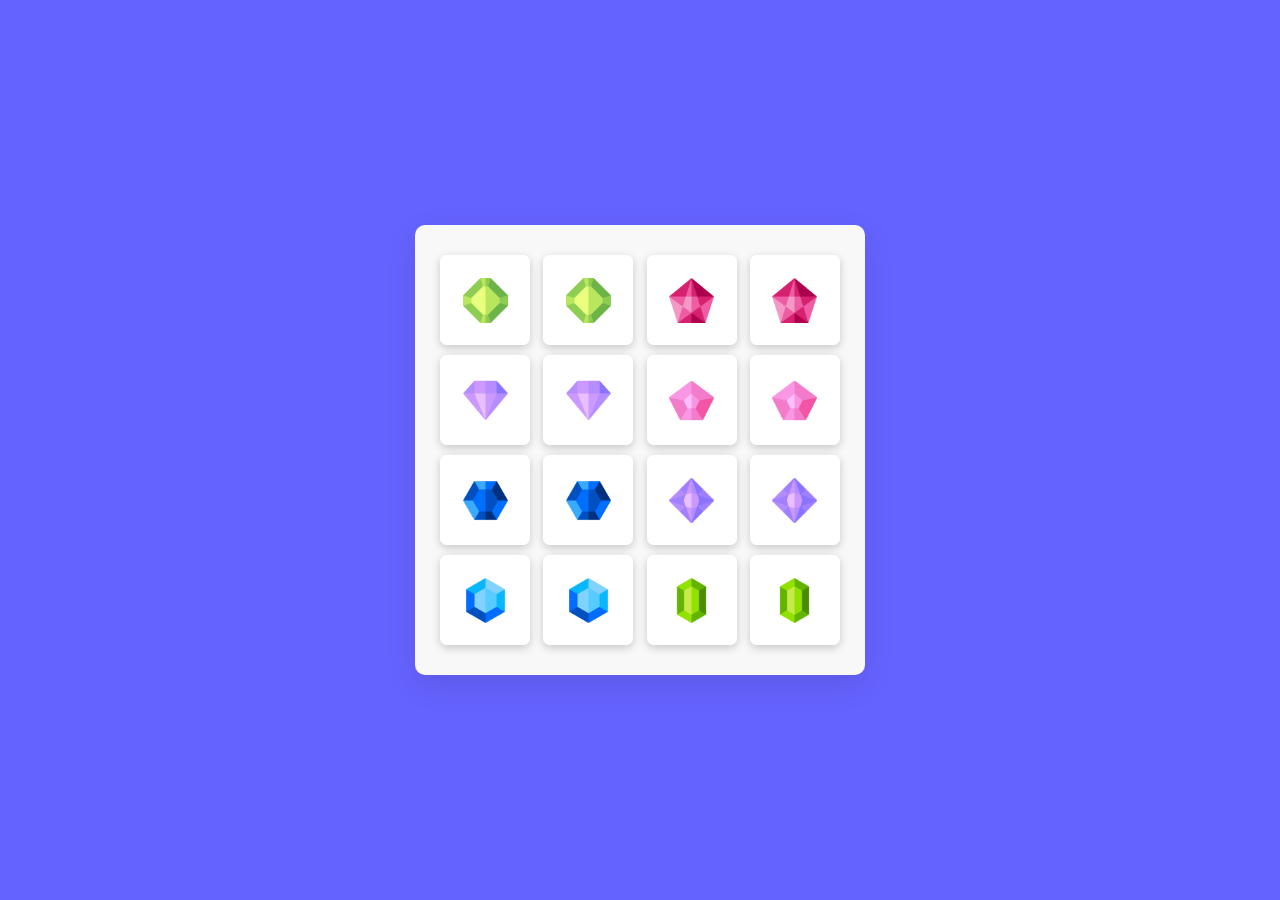
<file: index.html>
<!DOCTYPE html>
<html lang="en">
  <head>
    <meta charset="utf-8" />
    <meta name="viewport" content="width=device-width, initial-scale=1" />
    <title>Memory Card Game</title>
    <link rel="stylesheet" href="./style.css" />
  </head>
  <body>
    <div class="game-board">
      <ul class="cards">
        <li class="card">
          <div class="view front-view">
            <img src="images/que_icon.svg" alt="icon">
          </div>
          <div class="view back-view">
            <img src="images/img-1.png" alt="card-img">
          </div>
        </li>
        <li class="card">
          <div class="view front-view">
            <img src="images/que_icon.svg" alt="icon">
          </div>
          <div class="view back-view">
            <img src="images/img-1.png" alt="card-img">
          </div>
        </li>
        <li class="card">
          <div class="view front-view">
            <img src="images/que_icon.svg" alt="icon">
          </div>
          <div class="view back-view">
            <img src="images/img-2.png" alt="card-img">
          </div>
        </li>
        <li class="card">
          <div class="view front-view">
            <img src="images/que_icon.svg" alt="icon">
          </div>
          <div class="view back-view">
            <img src="images/img-2.png" alt="card-img">
          </div>
        </li>
        <li class="card">
          <div class="view front-view">
            <img src="images/que_icon.svg" alt="icon">
          </div>
          <div class="view back-view">
            <img src="images/img-3.png" alt="card-img">
          </div>
        </li>
        <li class="card">
          <div class="view front-view">
            <img src="images/que_icon.svg" alt="icon">
          </div>
          <div class="view back-view">
            <img src="images/img-3.png" alt="card-img">
          </div>
        </li>
        <li class="card">
          <div class="view front-view">
            <img src="images/que_icon.svg" alt="icon">
          </div>
          <div class="view back-view">
            <img src="images/img-4.png" alt="card-img">
          </div>
        </li>
        <li class="card">
          <div class="view front-view">
            <img src="images/que_icon.svg" alt="icon">
          </div>
          <div class="view back-view">
            <img src="images/img-4.png" alt="card-img">
          </div>
        </li>
        <li class="card">
          <div class="view front-view">
            <img src="images/que_icon.svg" alt="icon">
          </div>
          <div class="view back-view">
            <img src="images/img-5.png" alt="card-img">
          </div>
        </li>
        <li class="card">
          <div class="view front-view">
            <img src="images/que_icon.svg" alt="icon">
          </div>
          <div class="view back-view">
            <img src="images/img-5.png" alt="card-img">
          </div>
        </li>
        <li class="card">
          <div class="view front-view">
            <img src="images/que_icon.svg" alt="icon">
          </div>
          <div class="view back-view">
            <img src="images/img-6.png" alt="card-img">
          </div>
        </li>
        <li class="card">
          <div class="view front-view">
            <img src="images/que_icon.svg" alt="icon">
          </div>
          <div class="view back-view">
            <img src="images/img-6.png" alt="card-img">
          </div>
        </li>
        <li class="card">
          <div class="view front-view">
            <img src="images/que_icon.svg" alt="icon">
          </div>
          <div class="view back-view">
            <img src="images/img-7.png" alt="card-img">
          </div>
        </li>
        <li class="card">
          <div class="view front-view">
            <img src="images/que_icon.svg" alt="icon">
          </div>
          <div class="view back-view">
            <img src="images/img-7.png" alt="card-img">
          </div>
        </li>
        <li class="card">
          <div class="view front-view">
            <img src="images/que_icon.svg" alt="icon">
          </div>
          <div class="view back-view">
            <img src="images/img-8.png" alt="card-img">
          </div>
        </li>
        <li class="card">
          <div class="view front-view">
            <img src="images/que_icon.svg" alt="icon">
          </div>
          <div class="view back-view">
            <img src="images/img-8.png" alt="card-img">
          </div>
        </li>
      </ul>
    </div>
  </body>
</html>
</file>
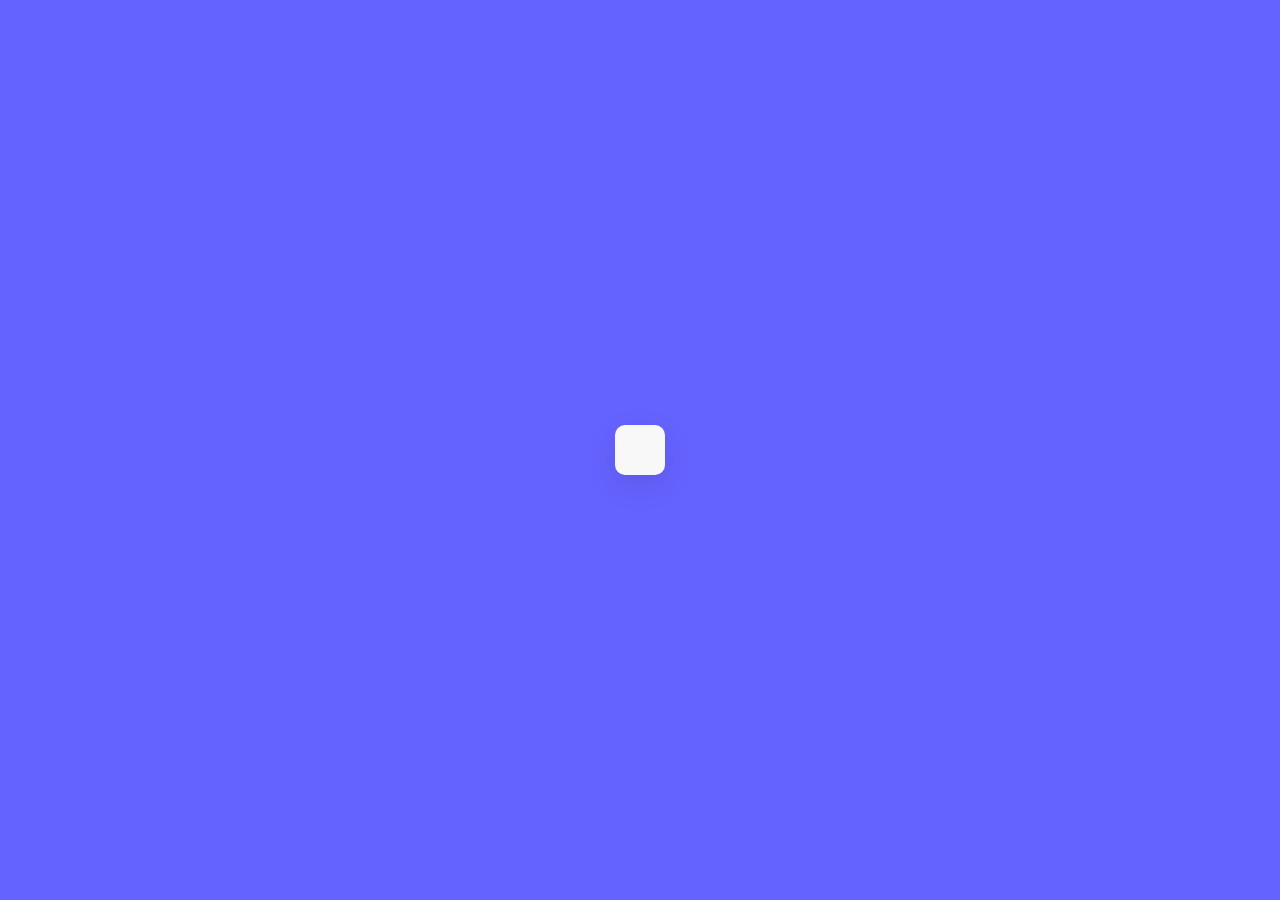
<file: step-1/index.html>
<!DOCTYPE html>
<html lang="en">
  <head>
    <meta charset="utf-8" />
    <meta name="viewport" content="width=device-width, initial-scale=1" />
    <title>Memory Card Game</title>
    <link rel="stylesheet" href="./style.css" />
  </head>
  <body>
    <div class="game-board">

    </div>
  </body>
</html>
</file>
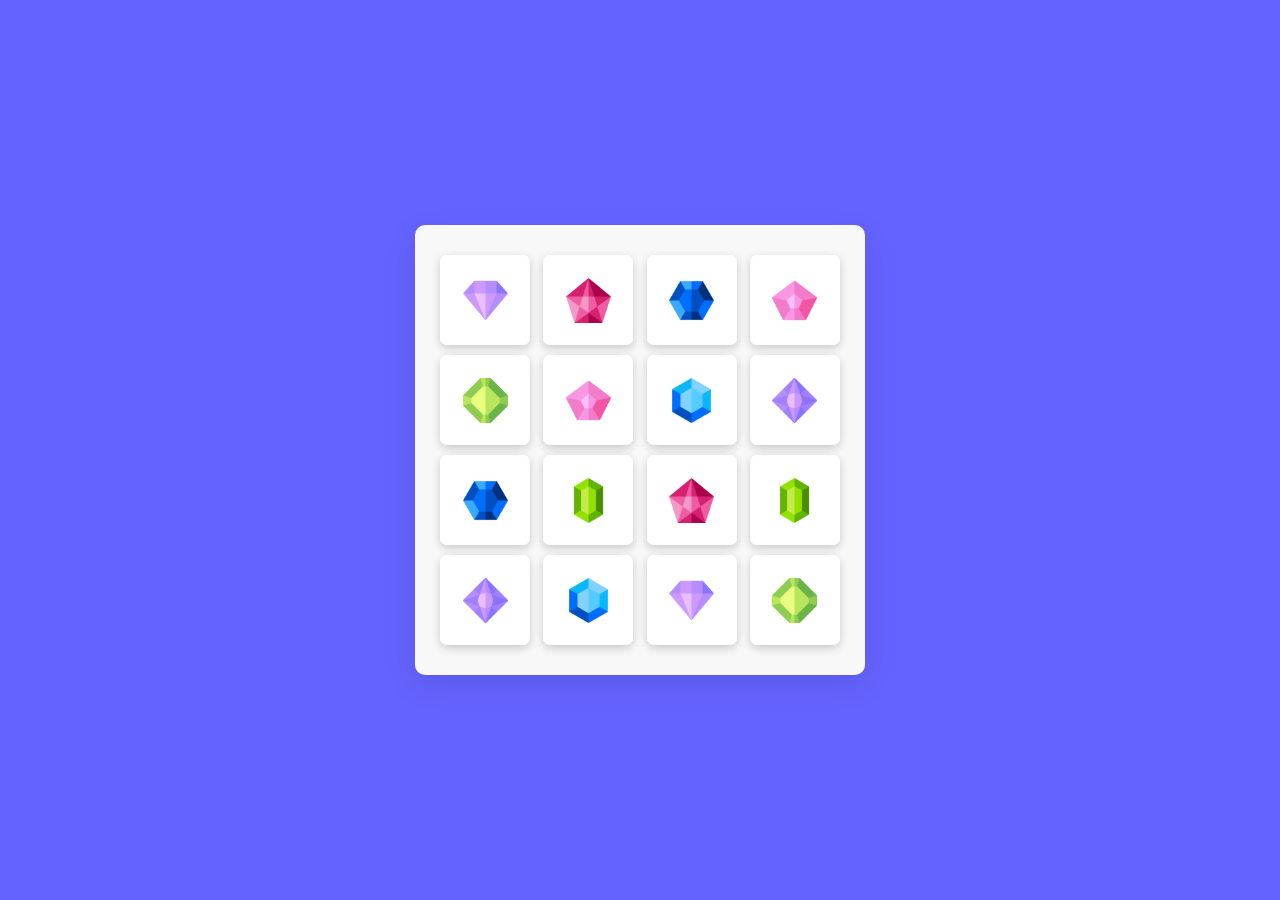
<file: step-2/index.html>
<!DOCTYPE html>
<html lang="en">
  <head>
    <meta charset="utf-8" />
    <meta name="viewport" content="width=device-width, initial-scale=1" />
    <title>Memory Card Game</title>
    <link rel="stylesheet" href="./style.css" />
    <script src="./script.js" defer></script>
  </head>
  <body>
    <div class="game-board">
      <ul class="cards">
        <li class="card">
          <div class="view front-view">
            <img src="images/que_icon.svg" alt="icon">
          </div>
          <div class="view back-view">
            <img src="images/img-1.png" alt="card-img">
          </div>
        </li>
        <li class="card">
          <div class="view front-view">
            <img src="images/que_icon.svg" alt="icon">
          </div>
          <div class="view back-view">
            <img src="images/img-1.png" alt="card-img">
          </div>
        </li>
        <li class="card">
          <div class="view front-view">
            <img src="images/que_icon.svg" alt="icon">
          </div>
          <div class="view back-view">
            <img src="images/img-2.png" alt="card-img">
          </div>
        </li>
        <li class="card">
          <div class="view front-view">
            <img src="images/que_icon.svg" alt="icon">
          </div>
          <div class="view back-view">
            <img src="images/img-2.png" alt="card-img">
          </div>
        </li>
        <li class="card">
          <div class="view front-view">
            <img src="images/que_icon.svg" alt="icon">
          </div>
          <div class="view back-view">
            <img src="images/img-3.png" alt="card-img">
          </div>
        </li>
        <li class="card">
          <div class="view front-view">
            <img src="images/que_icon.svg" alt="icon">
          </div>
          <div class="view back-view">
            <img src="images/img-3.png" alt="card-img">
          </div>
        </li>
        <li class="card">
          <div class="view front-view">
            <img src="images/que_icon.svg" alt="icon">
          </div>
          <div class="view back-view">
            <img src="images/img-4.png" alt="card-img">
          </div>
        </li>
        <li class="card">
          <div class="view front-view">
            <img src="images/que_icon.svg" alt="icon">
          </div>
          <div class="view back-view">
            <img src="images/img-4.png" alt="card-img">
          </div>
        </li>
        <li class="card">
          <div class="view front-view">
            <img src="images/que_icon.svg" alt="icon">
          </div>
          <div class="view back-view">
            <img src="images/img-5.png" alt="card-img">
          </div>
        </li>
        <li class="card">
          <div class="view front-view">
            <img src="images/que_icon.svg" alt="icon">
          </div>
          <div class="view back-view">
            <img src="images/img-5.png" alt="card-img">
          </div>
        </li>
        <li class="card">
          <div class="view front-view">
            <img src="images/que_icon.svg" alt="icon">
          </div>
          <div class="view back-view">
            <img src="images/img-6.png" alt="card-img">
          </div>
        </li>
        <li class="card">
          <div class="view front-view">
            <img src="images/que_icon.svg" alt="icon">
          </div>
          <div class="view back-view">
            <img src="images/img-6.png" alt="card-img">
          </div>
        </li>
        <li class="card">
          <div class="view front-view">
            <img src="images/que_icon.svg" alt="icon">
          </div>
          <div class="view back-view">
            <img src="images/img-7.png" alt="card-img">
          </div>
        </li>
        <li class="card">
          <div class="view front-view">
            <img src="images/que_icon.svg" alt="icon">
          </div>
          <div class="view back-view">
            <img src="images/img-7.png" alt="card-img">
          </div>
        </li>
        <li class="card">
          <div class="view front-view">
            <img src="images/que_icon.svg" alt="icon">
          </div>
          <div class="view back-view">
            <img src="images/img-8.png" alt="card-img">
          </div>
        </li>
        <li class="card">
          <div class="view front-view">
            <img src="images/que_icon.svg" alt="icon">
          </div>
          <div class="view back-view">
            <img src="images/img-8.png" alt="card-img">
          </div>
        </li>
      </ul>
    </div>
  </body>
</html>
</file>
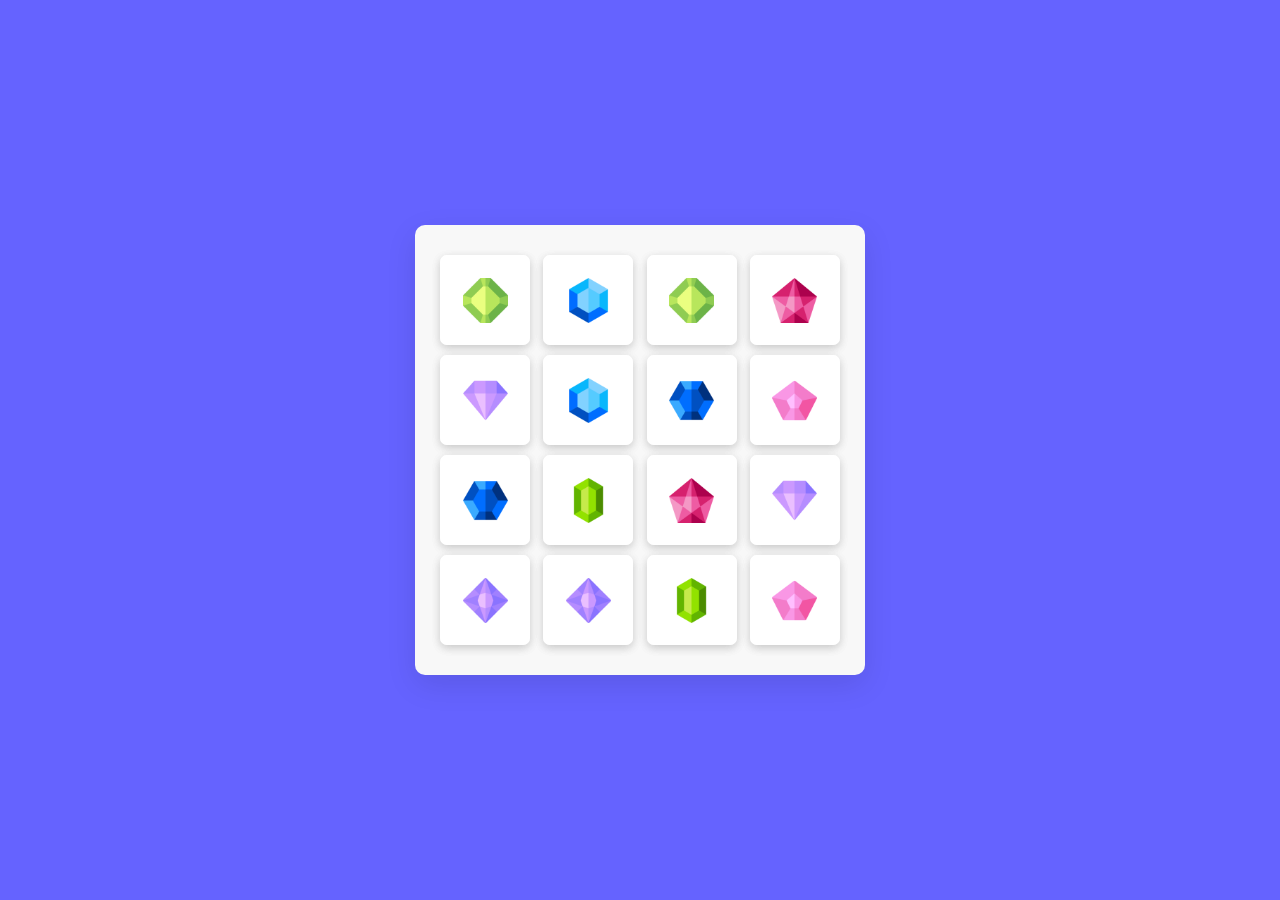
<file: step-3/index.html>
<!DOCTYPE html>
<html lang="en">
  <head>
    <meta charset="utf-8" />
    <meta name="viewport" content="width=device-width, initial-scale=1" />
    <title>Memory Card Game</title>
    <link rel="stylesheet" href="./style.css" />
    <script src="./script.js" defer></script>
  </head>
  <body>
    <div class="game-board">
      <ul class="cards">
        <li class="card">
          <div class="view front-view">
            <img src="images/que_icon.svg" alt="icon">
          </div>
          <div class="view back-view">
            <img src="images/img-1.png" alt="card-img">
          </div>
        </li>
        
        <li class="card">
          <div class="view front-view">
            <img src="images/que_icon.svg" alt="icon">
          </div>
          <div class="view back-view">
            <img src="images/img-1.png" alt="card-img">
          </div>
        </li>
        <li class="card">
          <div class="view front-view">
            <img src="images/que_icon.svg" alt="icon">
          </div>
          <div class="view back-view">
            <img src="images/img-2.png" alt="card-img">
          </div>
        </li>
        <li class="card">
          <div class="view front-view">
            <img src="images/que_icon.svg" alt="icon">
          </div>
          <div class="view back-view">
            <img src="images/img-2.png" alt="card-img">
          </div>
        </li>
        <li class="card">
          <div class="view front-view">
            <img src="images/que_icon.svg" alt="icon">
          </div>
          <div class="view back-view">
            <img src="images/img-3.png" alt="card-img">
          </div>
        </li>
        <li class="card">
          <div class="view front-view">
            <img src="images/que_icon.svg" alt="icon">
          </div>
          <div class="view back-view">
            <img src="images/img-3.png" alt="card-img">
          </div>
        </li>
        <li class="card">
          <div class="view front-view">
            <img src="images/que_icon.svg" alt="icon">
          </div>
          <div class="view back-view">
            <img src="images/img-4.png" alt="card-img">
          </div>
        </li>
        <li class="card">
          <div class="view front-view">
            <img src="images/que_icon.svg" alt="icon">
          </div>
          <div class="view back-view">
            <img src="images/img-4.png" alt="card-img">
          </div>
        </li>
        <li class="card">
          <div class="view front-view">
            <img src="images/que_icon.svg" alt="icon">
          </div>
          <div class="view back-view">
            <img src="images/img-5.png" alt="card-img">
          </div>
        </li>
        <li class="card">
          <div class="view front-view">
            <img src="images/que_icon.svg" alt="icon">
          </div>
          <div class="view back-view">
            <img src="images/img-5.png" alt="card-img">
          </div>
        </li>
        <li class="card">
          <div class="view front-view">
            <img src="images/que_icon.svg" alt="icon">
          </div>
          <div class="view back-view">
            <img src="images/img-6.png" alt="card-img">
          </div>
        </li>
        <li class="card">
          <div class="view front-view">
            <img src="images/que_icon.svg" alt="icon">
          </div>
          <div class="view back-view">
            <img src="images/img-6.png" alt="card-img">
          </div>
        </li>
        <li class="card">
          <div class="view front-view">
            <img src="images/que_icon.svg" alt="icon">
          </div>
          <div class="view back-view">
            <img src="images/img-7.png" alt="card-img">
          </div>
        </li>
        <li class="card">
          <div class="view front-view">
            <img src="images/que_icon.svg" alt="icon">
          </div>
          <div class="view back-view">
            <img src="images/img-7.png" alt="card-img">
          </div>
        </li>
        <li class="card">
          <div class="view front-view">
            <img src="images/que_icon.svg" alt="icon">
          </div>
          <div class="view back-view">
            <img src="images/img-8.png" alt="card-img">
          </div>
        </li>
        <li class="card">
          <div class="view front-view">
            <img src="images/que_icon.svg" alt="icon">
          </div>
          <div class="view back-view">
            <img src="images/img-8.png" alt="card-img">
          </div>
        </li>
        
      </ul>
    </div>
  </body>
</html>
</file>
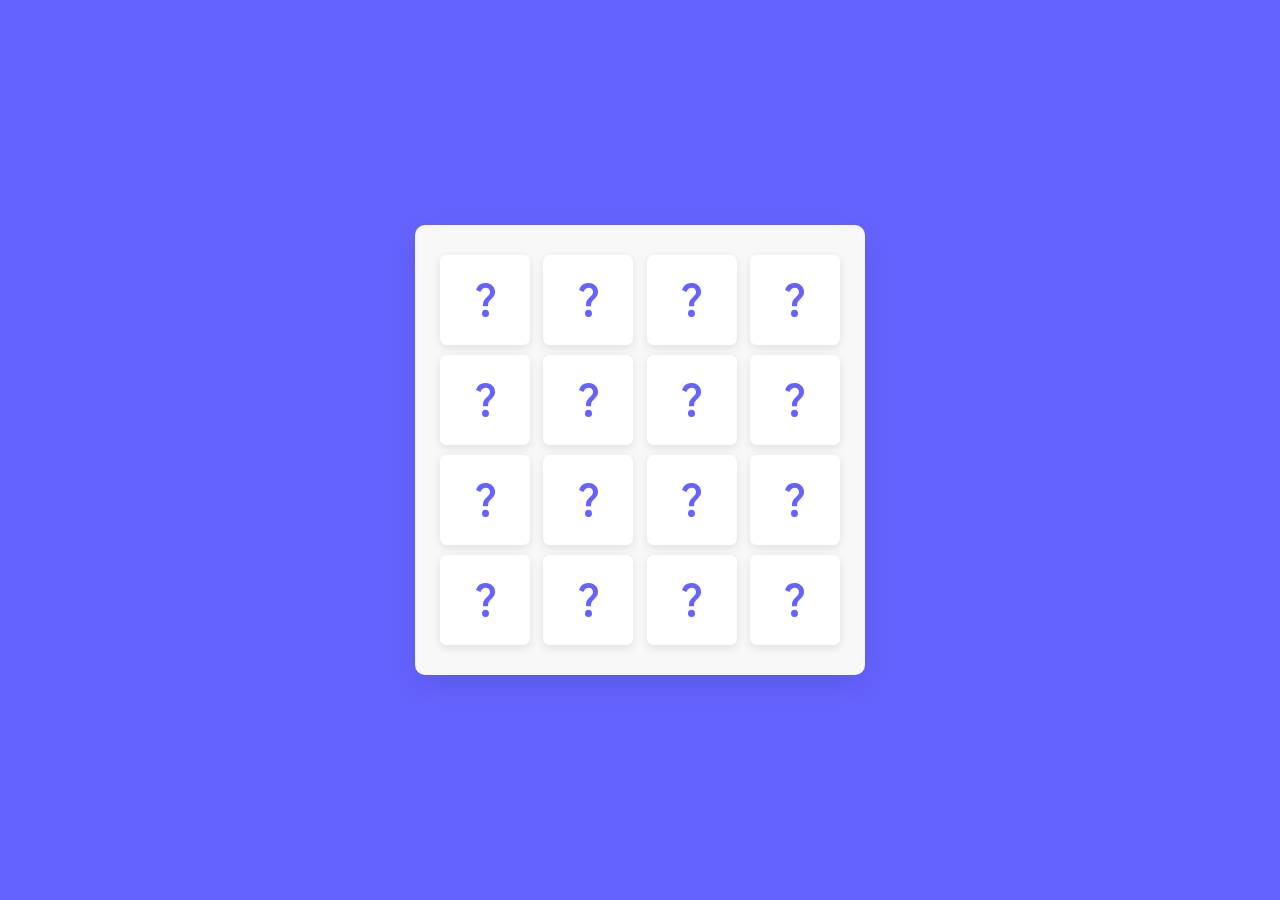
<file: step-6/index.html>
<!DOCTYPE html>
<html lang="en">
  <head>
    <meta charset="utf-8" />
    <meta name="viewport" content="width=device-width, initial-scale=1" />
    <title>Memory Card Game</title>
    <link rel="stylesheet" href="./style.css" />
    <script src="./script.js" defer></script>
  </head>
  <body>
    <div class="game-board">
      <ul class="cards">
        <li class="card">
          <div class="view front-view">
            <img src="images/que_icon.svg" alt="icon">
          </div>
          <div class="view back-view">
            <img src="images/img-1.png" alt="card-img">
          </div>
        </li>
        <!-- # -->
        <li class="card">
          <div class="view front-view">
            <img src="images/que_icon.svg" alt="icon">
          </div>
          <div class="view back-view">
            <img src="images/img-1.png" alt="card-img">
          </div>
        </li>
        <li class="card">
          <div class="view front-view">
            <img src="images/que_icon.svg" alt="icon">
          </div>
          <div class="view back-view">
            <img src="images/img-2.png" alt="card-img">
          </div>
        </li>
        <li class="card">
          <div class="view front-view">
            <img src="images/que_icon.svg" alt="icon">
          </div>
          <div class="view back-view">
            <img src="images/img-2.png" alt="card-img">
          </div>
        </li>
        <li class="card">
          <div class="view front-view">
            <img src="images/que_icon.svg" alt="icon">
          </div>
          <div class="view back-view">
            <img src="images/img-3.png" alt="card-img">
          </div>
        </li>
        <li class="card">
          <div class="view front-view">
            <img src="images/que_icon.svg" alt="icon">
          </div>
          <div class="view back-view">
            <img src="images/img-3.png" alt="card-img">
          </div>
        </li>
        <li class="card">
          <div class="view front-view">
            <img src="images/que_icon.svg" alt="icon">
          </div>
          <div class="view back-view">
            <img src="images/img-4.png" alt="card-img">
          </div>
        </li>
        <li class="card">
          <div class="view front-view">
            <img src="images/que_icon.svg" alt="icon">
          </div>
          <div class="view back-view">
            <img src="images/img-4.png" alt="card-img">
          </div>
        </li>
        <li class="card">
          <div class="view front-view">
            <img src="images/que_icon.svg" alt="icon">
          </div>
          <div class="view back-view">
            <img src="images/img-5.png" alt="card-img">
          </div>
        </li>
        <li class="card">
          <div class="view front-view">
            <img src="images/que_icon.svg" alt="icon">
          </div>
          <div class="view back-view">
            <img src="images/img-5.png" alt="card-img">
          </div>
        </li>
        <li class="card">
          <div class="view front-view">
            <img src="images/que_icon.svg" alt="icon">
          </div>
          <div class="view back-view">
            <img src="images/img-6.png" alt="card-img">
          </div>
        </li>
        <li class="card">
          <div class="view front-view">
            <img src="images/que_icon.svg" alt="icon">
          </div>
          <div class="view back-view">
            <img src="images/img-6.png" alt="card-img">
          </div>
        </li>
        <li class="card">
          <div class="view front-view">
            <img src="images/que_icon.svg" alt="icon">
          </div>
          <div class="view back-view">
            <img src="images/img-7.png" alt="card-img">
          </div>
        </li>
        <li class="card">
          <div class="view front-view">
            <img src="images/que_icon.svg" alt="icon">
          </div>
          <div class="view back-view">
            <img src="images/img-7.png" alt="card-img">
          </div>
        </li>
        <li class="card">
          <div class="view front-view">
            <img src="images/que_icon.svg" alt="icon">
          </div>
          <div class="view back-view">
            <img src="images/img-8.png" alt="card-img">
          </div>
        </li>
        <li class="card">
          <div class="view front-view">
            <img src="images/que_icon.svg" alt="icon">
          </div>
          <div class="view back-view">
            <img src="images/img-8.png" alt="card-img">
          </div>
        </li>
        <!-- # -->
      </ul>
    </div>
  </body>
</html>
</file>
<file: style.css>
* {
  margin: 0;
  padding: 0;
  box-sizing: border-box;
  font-family: Arial, Helvetica, sans-serif;
}

body {
  display: flex;
  align-items: center;
  justify-content: center;
  min-height: 100vh;
  background: #6563FF;
}

.game-board {
  padding: 25px;
  border-radius: 10px;
  background: #F8F8F8;
  box-shadow: 0 10px 30px rgba(0,0,0,0.1);
}

.cards,
.card,
.view {
  display: flex;
  align-items: center;
  justify-content: center;
}

.cards {
  height: 400px;
  width: 400px;
  flex-wrap: wrap;
  justify-content: space-between;
}

.cards .card {
  cursor: pointer;
  list-style: none;
  user-select: none;
  position: relative;
  perspective: 1000px;
  transform-style: preserve-3d;
  height: calc(100% / 4 - 10px);
  width: calc(100% / 4 - 10px);
}

.card .view {
  width: 100%;
  height: 100%;
  position: absolute;
  border-radius: 7px;
  background: #fff;
  pointer-events: none;
  backface-visibility: hidden;
  box-shadow: 0 3px 10px rgba(0,0,0,0.1);
  transition: transform 0.25s linear;
}

.card .front-view img {
  width: 19px;
}

.card .back-view img {
  max-width: 45px;
}
</file>
<file: step-1/style.css>
* {
  margin: 0;
  padding: 0;
  box-sizing: border-box;
  font-family: Arial, Helvetica, sans-serif;
}

body {
  display: flex;
  align-items: center;
  justify-content: center;
  min-height: 100vh;
  background: #6563FF;
}

.game-board {
  padding: 25px;
  border-radius: 10px;
  background: #F8F8F8;
  box-shadow: 0 10px 30px rgba(0,0,0,0.1);
}

.cards,
.card,
.view {
  display: flex;
  align-items: center;
  justify-content: center;
}

.cards {
  height: 400px;
  width: 400px;
  flex-wrap: wrap;
  justify-content: space-between;
}

.cards .card {
  cursor: pointer;
  list-style: none;
  user-select: none;
  position: relative;
  perspective: 1000px;
  transform-style: preserve-3d;
  height: calc(100% / 4 - 10px);
  width: calc(100% / 4 - 10px);
}

.card .view {
  width: 100%;
  height: 100%;
  position: absolute;
  border-radius: 7px;
  background: #fff;
  pointer-events: none;
  backface-visibility: hidden;
  box-shadow: 0 3px 10px rgba(0,0,0,0.1);
  transition: transform 0.25s linear;
}

.card .front-view img {
  width: 19px;
}

.card .back-view img {
  max-width: 45px;
}
</file>
<file: step-2/style.css>
* {
  margin: 0;
  padding: 0;
  box-sizing: border-box;
  font-family: Arial, Helvetica, sans-serif;
}

body {
  display: flex;
  align-items: center;
  justify-content: center;
  min-height: 100vh;
  background: #6563FF;
}

.game-board {
  padding: 25px;
  border-radius: 10px;
  background: #F8F8F8;
  box-shadow: 0 10px 30px rgba(0,0,0,0.1);
}

/** **/
.cards,
.card,
.view {
  display: flex;
  align-items: center;
  justify-content: center;
}

.cards {
  height: 400px;
  width: 400px;
  flex-wrap: wrap;
  justify-content: space-between;
}

.cards .card {
  cursor: pointer;
  list-style: none;
  user-select: none;
  position: relative;
  perspective: 1000px;
  transform-style: preserve-3d;
  height: calc(100% / 4 - 10px);
  width: calc(100% / 4 - 10px);
}

.card .view {
  width: 100%;
  height: 100%;
  position: absolute;
  border-radius: 7px;
  background: #fff;
  pointer-events: none;
  backface-visibility: hidden;
  box-shadow: 0 3px 10px rgba(0,0,0,0.1);
  transition: transform 0.25s linear;
}

.card .front-view img {
  width: 19px;
}

.card .back-view img {
  max-width: 45px;
}
/** **/
</file>
<file: step-3/style.css>
* {
  margin: 0;
  padding: 0;
  box-sizing: border-box;
  font-family: Arial, Helvetica, sans-serif;
}

body {
  display: flex;
  align-items: center;
  justify-content: center;
  min-height: 100vh;
  background: #6563FF;
}

.game-board {
  padding: 25px;
  border-radius: 10px;
  background: #F8F8F8;
  box-shadow: 0 10px 30px rgba(0,0,0,0.1);
}

.cards,
.card,
.view {
  display: flex;
  align-items: center;
  justify-content: center;
}

.cards {
  height: 400px;
  width: 400px;
  flex-wrap: wrap;
  justify-content: space-between;
}

.cards .card {
  cursor: pointer;
  list-style: none;
  user-select: none;
  position: relative;
  perspective: 1000px;
  transform-style: preserve-3d;
  height: calc(100% / 4 - 10px);
  width: calc(100% / 4 - 10px);
}

.card .view {
  width: 100%;
  height: 100%;
  position: absolute;
  border-radius: 7px;
  background: #fff;
  pointer-events: none;
  backface-visibility: hidden;
  box-shadow: 0 3px 10px rgba(0,0,0,0.1);
  transition: transform 0.25s linear;
}

.card .front-view img {
  width: 19px;
}

.card .back-view img {
  max-width: 45px;
}
</file>
<file: step-6/style.css>
* {
  margin: 0;
  padding: 0;
  box-sizing: border-box;
  font-family: Arial, Helvetica, sans-serif;
}

body {
  display: flex;
  align-items: center;
  justify-content: center;
  min-height: 100vh;
  background: #6563FF;
}

.game-board {
  padding: 25px;
  border-radius: 10px;
  background: #F8F8F8;
  box-shadow: 0 10px 30px rgba(0,0,0,0.1);
}

.cards,
.card,
.view {
  display: flex;
  align-items: center;
  justify-content: center;
}

.cards {
  height: 400px;
  width: 400px;
  flex-wrap: wrap;
  justify-content: space-between;
}

.cards .card {
  cursor: pointer;
  list-style: none;
  user-select: none;
  position: relative;
  perspective: 1000px;
  transform-style: preserve-3d;
  height: calc(100% / 4 - 10px);
  width: calc(100% / 4 - 10px);
}

.card .view {
  width: 100%;
  height: 100%;
  position: absolute;
  border-radius: 7px;
  background: #fff;
  pointer-events: none;
  backface-visibility: hidden;
  box-shadow: 0 3px 10px rgba(0,0,0,0.1);
  transition: transform 0.25s linear;
}

.card .front-view img {
  width: 19px;
}

.card .back-view img {
  max-width: 45px;
}

.card .back-view {
  transform: rotateY(-180deg);
}

.card.flip .back-view {
  transform: rotateY(0);
}

.card.flip .front-view {
  transform: rotateY(180deg);
}

.card.shake{
  animation: shake 0.35s ease-in-out;
}

@keyframes shake {
  0%, 100%{
    transform: translateX(0);
  }
  20%{
    transform: translateX(-13px);
  }
  40%{
    transform: translateX(13px);
  }
  60%{
    transform: translateX(-8px);
  }
  80%{
    transform: translateX(8px);
  }
}

@media screen and (max-width: 700px) {
  .cards {
    height: 350px;
    width: 350px;
  }

  .card .front-view img {
    width: 17px;
  }

  .card .back-view img {
    max-width: 40px;
  }
}

@media screen and (max-width: 530px) {
  .cards {
    height: 300px;
    width: 300px;
  }

  .card .front-view img {
    width: 15px;
  }

  .card .back-view img {
    max-width: 35px;
  }
}
</file>
